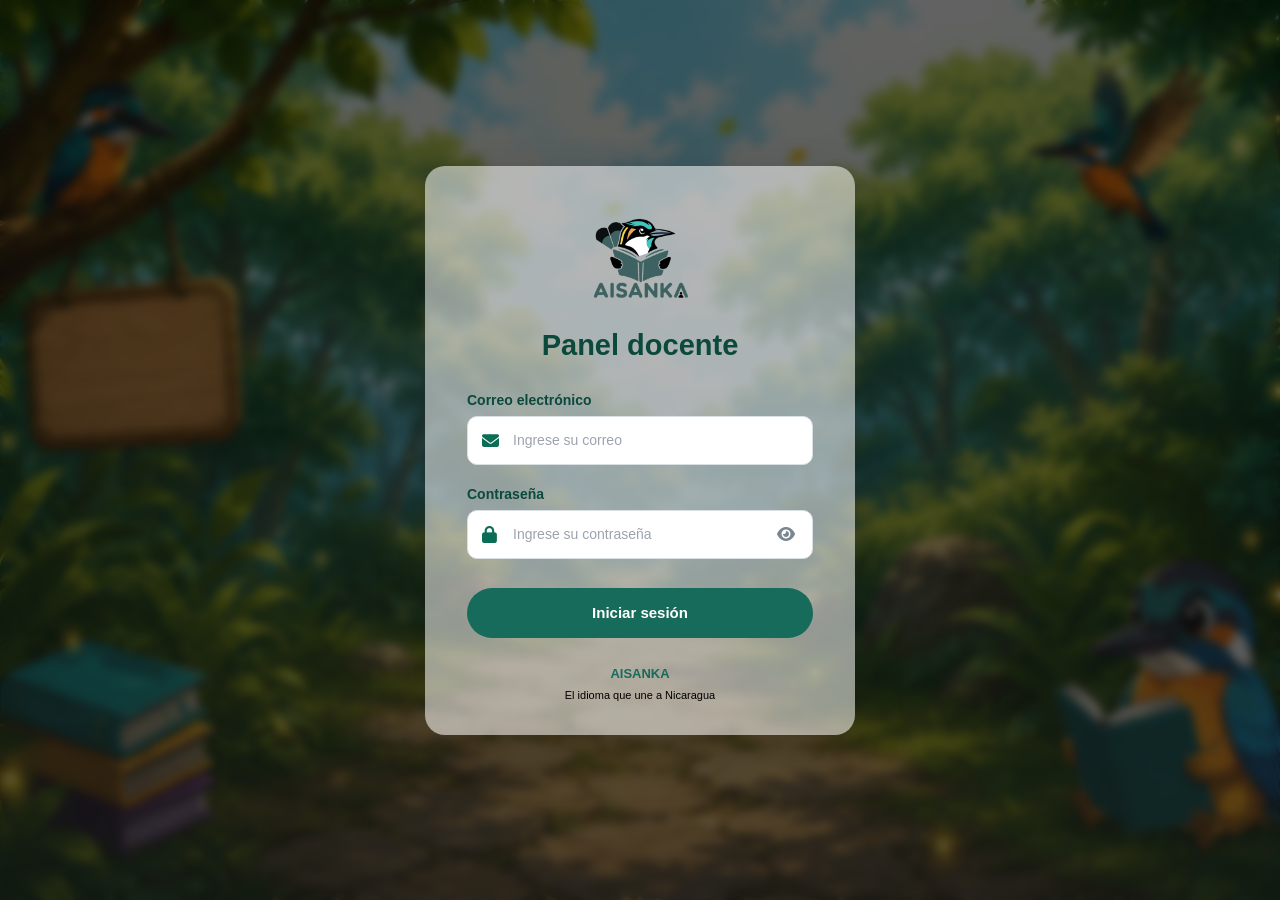
<file: index.html>
<!DOCTYPE html>
<html lang="es">
<head>
    <meta charset="UTF-8">
    <meta name="viewport" content="width=device-width, initial-scale=1.0">
<title>AISANKA</title>
<link rel="stylesheet" href="https://cdnjs.cloudflare.com/ajax/libs/font-awesome/6.5.2/css/all.min.css">
<link rel="stylesheet" href="index.css">
</head>

<body>
<main class="contenedor-login">
    <section class="tarjeta-login">
        <div class="contenedor-logo">
            <img src="recursos/img/logo.png" alt="Logo de AISANKA" class="logo">
        </div>

        <div class="encabezado-login">
            <h1>Panel docente</h1>
        </div>

        <form id="formularioLogin">
            <div class="grupo-campo">
                <label for="correo">Correo electrónico</label>
                <div class="contenedor-campo">
                    <i class="fa-solid fa-envelope icono-campo"></i>
                    <input type="email" id="correo" placeholder="Ingrese su correo" autocomplete="username" required>
                </div>
            </div>

            <div class="grupo-campo">
                <label for="contrasena">Contraseña</label>
                <div class="contenedor-campo">
                    <i class="fa-solid fa-lock icono-campo"></i>
                    <input type="password" id="contrasena" placeholder="Ingrese su contraseña" autocomplete="current-password" required>
                    <button type="button" class="boton-mostrar" id="botonMostrar" aria-label="Mostrar contraseña">
                        <i class="fa-solid fa-eye" id="iconoOjo"></i>
                    </button>
                </div>
            </div>


            <button type="submit" class="boton-iniciar">
                Iniciar sesión
            </button>
        </form>


        <div class="pie-login">
            <strong>AISANKA</strong>
            <span>El idioma que une a Nicaragua</span>
        </div>
    </section>
</main>


<div class="fondo-modal" id="ventanaError">
    <div class="modal-error">
        <button type="button" class="boton-cerrar" id="botonCerrar">
            <i class="fa-solid fa-xmark"></i>
        </button>

        <div class="icono-error">
            <i class="fa-solid fa-circle-exclamation"></i>
        </div>

        <h2 id="tituloError">Error</h2>
        <p id="mensajeError">
            Los datos ingresados no son correctos. </p>

        <button type="button" class="boton-entendido" id="botonEntendido">
            Entendido
        </button>
    </div>
</div>

<script src="index.js"></script>
</body>
</html>
</file>
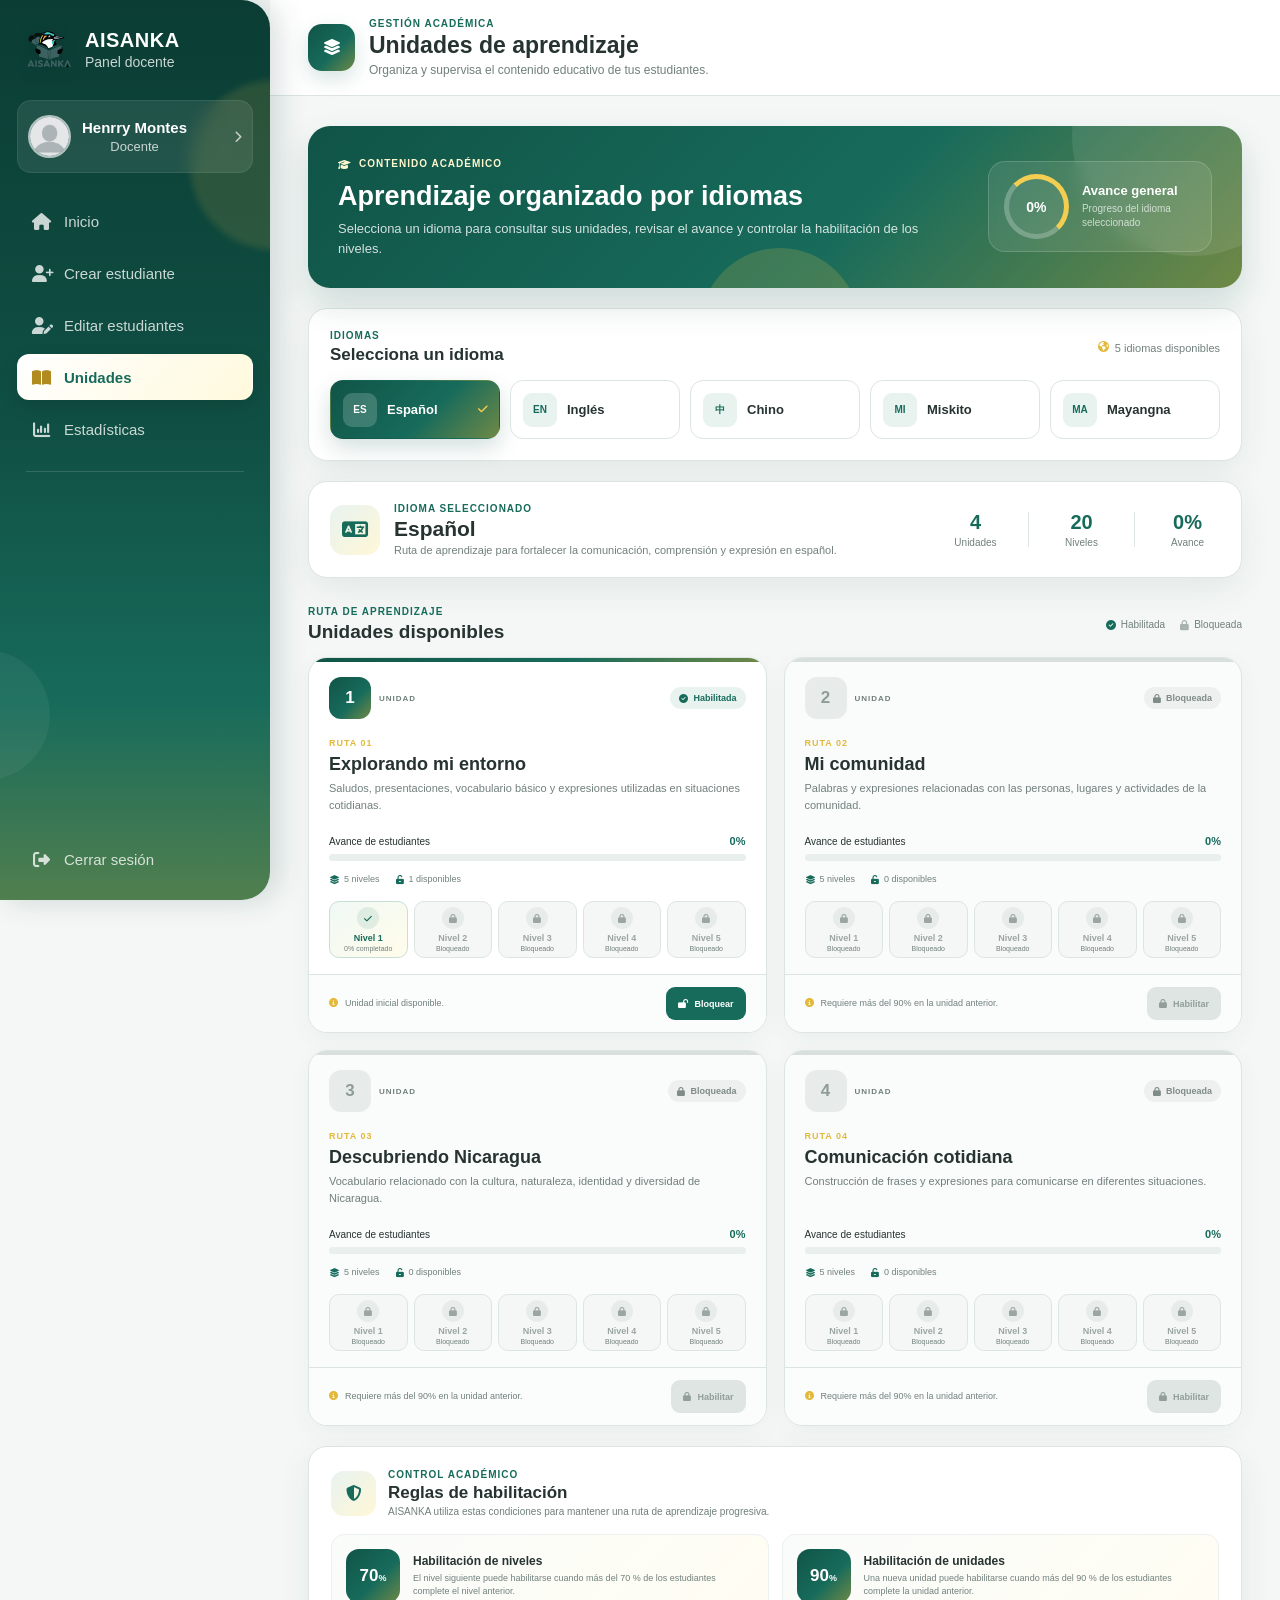
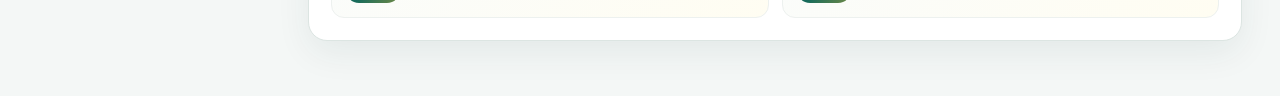
<file: unidades.html>
<!-- Estructura principal de la página de gestión de unidades de AISANKA, con navegación lateral, selector de idiomas, resumen académico, unidades y reglas de habilitación. -->
<!DOCTYPE html>
<html lang="es">
<head>
    <meta charset="UTF-8">
    <meta name="viewport" content="width=device-width, initial-scale=1.0">
    <title>AISANKA | Unidades</title>
    <link rel="stylesheet" href="https://cdnjs.cloudflare.com/ajax/libs/font-awesome/6.5.2/css/all.min.css">
    <link rel="stylesheet" href="unidades.css">
</head>

<body>
<div class="aplicacion">

    <aside class="menu-lateral">
        <div class="encabezado-menu">
            <img src="recursos/img/logo.png" alt="Logo AISANKA" class="logo-menu">

            <div class="nombre-proyecto">
                <strong>AISANKA</strong>
                <span>Panel docente</span>
            </div>
        </div>

        <button type="button" class="perfil-docente" id="botonPerfil">
            <div class="contenedor-foto">
                <img
                    src="recursos/img/perfil_docente.jfif"
                    alt="Foto del docente"
                    class="foto-docente"
                    onerror="this.style.display='none';this.nextElementSibling.style.display='flex';"
                >

                <div class="foto-predeterminada">
                    <i class="fa-solid fa-user"></i>
                </div>
            </div>

            <div class="datos-docente">
                <strong id="nombreDocenteMenu">Henrry Montes</strong>
                <span>Docente</span>
            </div>

            <i class="fa-solid fa-chevron-right flecha-perfil"></i>
        </button>

        <nav class="navegacion">
            <a href="inicio.html" class="elemento-menu">
                <i class="fa-solid fa-house"></i>
                <span>Inicio</span>
            </a>

            <a href="crear_estudiante.html" class="elemento-menu">
                <i class="fa-solid fa-user-plus"></i>
                <span>Crear estudiante</span>
            </a>

            <a href="editar_estudiante.html" class="elemento-menu">
                <i class="fa-solid fa-user-pen"></i>
                <span>Editar estudiantes</span>
            </a>

            <a href="unidades.html" class="elemento-menu activo">
                <i class="fa-solid fa-book-open"></i>
                <span>Unidades</span>
            </a>

            <a href="estadisticas.html" class="elemento-menu">
                <i class="fa-solid fa-chart-column"></i>
                <span>Estadísticas</span>
            </a>
        </nav>

        <div class="separador-menu"></div>

        <div class="cerrar-sesion">
            <button type="button" class="elemento-menu boton-menu" id="botonCerrarSesion">
                <i class="fa-solid fa-right-from-bracket"></i>
                <span>Cerrar sesión</span>
            </button>
        </div>
    </aside>

    <main class="contenido-principal">

        <header class="barra-superior">
            <div class="titulo-superior">
                <div class="icono-titulo">
                    <i class="fa-solid fa-layer-group"></i>
                </div>

                <div>
                    <span class="ruta">GESTIÓN ACADÉMICA</span>
                    <h1>Unidades de aprendizaje</h1>
                    <p>Organiza y supervisa el contenido educativo de tus estudiantes.</p>
                </div>
            </div>
        </header>

        <section class="contenido-unidades">

            <section class="hero-unidades">
                <div class="hero-texto">
                    <span class="etiqueta-seccion">
                        <i class="fa-solid fa-graduation-cap"></i>
                        CONTENIDO ACADÉMICO
                    </span>

                    <h2>Aprendizaje organizado por idiomas</h2>

                    <p>
                        Selecciona un idioma para consultar sus unidades,
                        revisar el avance y controlar la habilitación de los niveles.
                    </p>
                </div>

                <div class="resumen-hero">
                    <div class="circulo-progreso">
                        <span id="avanceGeneral">0%</span>
                    </div>

                    <div class="resumen-hero-texto">
                        <strong>Avance general</strong>
                        <span>Progreso del idioma seleccionado</span>
                    </div>
                </div>
            </section>

            <section class="selector-idiomas">
                <div class="encabezado-bloque">
                    <div>
                        <span class="mini-etiqueta">IDIOMAS</span>
                        <h3>Selecciona un idioma</h3>
                    </div>

                    <span class="contador-idiomas">
                        <i class="fa-solid fa-earth-americas"></i>
                        5 idiomas disponibles
                    </span>
                </div>

                <div class="idiomas">
                    <button type="button" class="boton-idioma activo" data-idioma="espanol">
                        <span class="bandera">ES</span>
                        <span class="nombre-boton">Español</span>
                        <i class="fa-solid fa-check"></i>
                    </button>

                    <button type="button" class="boton-idioma" data-idioma="ingles">
                        <span class="bandera">EN</span>
                        <span class="nombre-boton">Inglés</span>
                        <i class="fa-solid fa-check"></i>
                    </button>

                    <button type="button" class="boton-idioma" data-idioma="chino">
                        <span class="bandera">中</span>
                        <span class="nombre-boton">Chino</span>
                        <i class="fa-solid fa-check"></i>
                    </button>

                    <button type="button" class="boton-idioma" data-idioma="miskito">
                        <span class="bandera">MI</span>
                        <span class="nombre-boton">Miskito</span>
                        <i class="fa-solid fa-check"></i>
                    </button>

                    <button type="button" class="boton-idioma" data-idioma="mayangna">
                        <span class="bandera">MA</span>
                        <span class="nombre-boton">Mayangna</span>
                        <i class="fa-solid fa-check"></i>
                    </button>
                </div>
            </section>

            <section class="informacion-idioma">
                <div class="idioma-identidad">
                    <div class="icono-idioma">
                        <i class="fa-solid fa-language"></i>
                    </div>

                    <div>
                        <span class="mini-etiqueta">IDIOMA SELECCIONADO</span>
                        <h2 id="nombreIdioma">Español</h2>
                        <p id="descripcionIdioma">
                            Ruta de aprendizaje y contenidos principales.
                        </p>
                    </div>
                </div>

                <div class="estadisticas-idioma">
                    <div class="dato-idioma">
                        <strong id="totalUnidades">0</strong>
                        <span>Unidades</span>
                    </div>

                    <div class="linea-dato"></div>

                    <div class="dato-idioma">
                        <strong id="totalNiveles">0</strong>
                        <span>Niveles</span>
                    </div>

                    <div class="linea-dato"></div>

                    <div class="dato-idioma">
                        <strong id="avanceIdioma">0%</strong>
                        <span>Avance</span>
                    </div>
                </div>
            </section>

            <section class="zona-unidades">
                <div class="encabezado-zona">
                    <div>
                        <span class="mini-etiqueta">RUTA DE APRENDIZAJE</span>
                        <h2>Unidades disponibles</h2>
                    </div>

                    <div class="leyenda">
                        <span>
                            <i class="fa-solid fa-circle-check"></i>
                            Habilitada
                        </span>

                        <span>
                            <i class="fa-solid fa-lock"></i>
                            Bloqueada
                        </span>
                    </div>
                </div>

                <div class="contenedor-unidades" id="contenedorUnidades"></div>
            </section>

            <section class="panel-reglas">
                <div class="encabezado-reglas">
                    <div class="icono-reglas">
                        <i class="fa-solid fa-shield-halved"></i>
                    </div>

                    <div>
                        <span class="mini-etiqueta">CONTROL ACADÉMICO</span>
                        <h2>Reglas de habilitación</h2>
                        <p>
                            AISANKA utiliza estas condiciones para mantener
                            una ruta de aprendizaje progresiva.
                        </p>
                    </div>
                </div>

                <div class="reglas-grid">
                    <article class="regla">
                        <div class="numero-regla">
                            <span>70</span>
                            <small>%</small>
                        </div>

                        <div class="contenido-regla">
                            <h3>Habilitación de niveles</h3>
                            <p>
                                El nivel siguiente puede habilitarse cuando
                                más del 70 % de los estudiantes complete el nivel anterior.
                            </p>
                        </div>
                    </article>

                    <article class="regla">
                        <div class="numero-regla">
                            <span>90</span>
                            <small>%</small>
                        </div>

                        <div class="contenido-regla">
                            <h3>Habilitación de unidades</h3>
                            <p>
                                Una nueva unidad puede habilitarse cuando
                                más del 90 % de los estudiantes complete la unidad anterior.
                            </p>
                        </div>
                    </article>
                </div>
            </section>

        </section>
    </main>
</div>

<div class="modal-fondo" id="modalCerrarSesion">
    <div class="modal">
        <div class="icono-alerta">
            <i class="fa-solid fa-right-from-bracket"></i>
        </div>

        <h2>¿Cerrar sesión?</h2>

        <p>
            Se cerrará la sesión actual del panel docente.
        </p>

        <div class="acciones-modal">
            <button type="button" class="boton-secundario" id="cancelarCerrarSesion">
                Cancelar
            </button>

            <button type="button" class="boton-principal" id="confirmarCerrarSesion">
                Cerrar sesión
            </button>
        </div>
    </div>
</div>

<script src="unidades.js"></script>
</body>
</html>
</file>
<file: index.css>
* {
  margin: 0;
  padding: 0;
  box-sizing: border-box;
  }

:root {
--color-principal: #176b5b;
--color-principal-hover: #125447;
--color-texto: #0b493c;
--color-texto-secundario: #6b7280;
--color-blanco: #ffffff;
--color-borde: #d9dfe3;
--color-error: #d9534f;
}

body {
font-family: Arial, Helvetica, sans-serif;
color: var(--color-texto);
min-height: 100vh;
}


.contenedor-login {
position: relative;
min-height: 100vh;
display: flex;
align-items: center;
justify-content: center;
padding: 30px;
background-image:
    linear-gradient(
        rgba(5, 5, 5, 0.623),
        rgba(24, 24, 24, 0.719)
    ),
    url("recursos/img/fondo_login.png");
background-size: cover;
background-position: center;
background-repeat: no-repeat;
}

.contenedor-login::before {
content: "";
position: absolute;
inset: 0;
backdrop-filter: blur(5px);
-webkit-backdrop-filter: blur(5px);
pointer-events: none;
}

.tarjeta-login {
position: relative;
z-index: 1;
width: 100%;
max-width: 430px;
padding: 40px 42px 32px;
background: rgba(255, 255, 255, 0.541);
border-radius: 20px;
box-shadow:
    0 20px 50px rgba(0, 0, 0, 0.20);
animation: aparecer 0.5s ease;
}

@keyframes aparecer {
from {
    opacity: 0;
    transform: translateY(20px);
}

to {
    opacity: 1;
    transform: translateY(0);
}
}


.contenedor-logo {
display: flex;
justify-content: center;
margin-bottom: 18px;
}

.logo {
width: 105px;
height: 105px;
object-fit: contain;
}


.encabezado-login {
text-align: center;
margin-bottom: 30px;
}

.encabezado-login h1 {
font-size: 29px;
font-weight: 700;
margin-bottom: 7px;
}

.encabezado-login p {
font-size: 15px;
color: var(--color-texto-secundario);
}


.grupo-campo {
margin-bottom: 21px;
}

.grupo-campo label {
display: block;
margin-bottom: 8px;
font-size: 14px;
font-weight: 600;
}

.contenedor-campo {
position: relative;
display: flex;
align-items: center;
}

.contenedor-campo input {
width: 100%;
height: 49px;
padding: 0 45px;
border: 1px solid var(--color-borde);
border-radius: 10px;
outline: none;
font-size: 14px;
color: var(--color-texto);
background: #ffffff;
transition:
    border-color 0.2s ease,
    box-shadow 0.2s ease;
}

.contenedor-campo input:focus {
border-color: var(--color-principal);
box-shadow:
    0 0 0 3px rgba(23, 107, 91, 0.12);
}


.contenedor-campo input::placeholder {
color: #9ca3af;
}


.icono-campo {
position: absolute;
left: 15px;
z-index: 2;
font-size: 17px;
color: #096e55;
pointer-events: none;
}


.boton-mostrar {
position: absolute;
right: 10px;
width: 34px;
height: 34px;
display: flex;
align-items: center;
justify-content: center;
border: none;
background: transparent;
color: #7b8790;
cursor: pointer;
border-radius: 6px;
transition:
    color 0.2s ease,
    background 0.2s ease;
}

.boton-mostrar:hover {
color: var(--color-principal);
background: rgba(23, 107, 91, 0.08);
}

.boton-mostrar i {
font-size: 16px;
}

.boton-iniciar {
width: 100%;
height: 50px;
margin-top: 8px;
border: none;
border-radius: 50px;
background: var(--color-principal);
color: var(--color-blanco);
font-size: 15px;
font-weight: 600;
cursor: pointer;
transition:
    background 0.2s ease,
    transform 0.15s ease,
    box-shadow 0.2s ease;
}

.boton-iniciar:hover {
background: var(--color-principal-hover);
box-shadow:
    0 6px 15px rgba(23, 107, 91, 0.22);
}

.boton-iniciar:active {
transform: scale(0.98);
}

.boton-iniciar i {
margin-right: 7px;
}


.pie-login {
text-align: center;
margin-top: 28px;
}

.pie-login strong {
display: block;
font-size: 13px;
color: var(--color-principal);
margin-bottom: 4px;
}

.pie-login span {
font-size: 11px;
color: #000000;
}

.fondo-modal {
position: fixed;
inset: 0;
z-index: 1000;
display: none;
align-items: center;
justify-content: center;
padding: 20px;
background: rgba(0, 0, 0, 0.48);
backdrop-filter: blur(4px);
-webkit-backdrop-filter: blur(4px);
}

.fondo-modal.activo {
display: flex;
}


.modal-error {
position: relative;
width: 100%;
max-width: 390px;
padding: 35px 32px 30px;
text-align: center;
background: #ffffff;
border-radius: 18px;
box-shadow:
    0 20px 50px rgba(0, 0, 0, 0.25);
animation: aparecerModal 0.25s ease;
}


@keyframes aparecerModal {
from {
    opacity: 0;

    transform: scale(0.92);
}

to {
    opacity: 1;

    transform: scale(1);
}
}



.icono-error {
width: 62px;
height: 62px;
margin: 0 auto 17px;
display: flex;
align-items: center;
justify-content: center;
border-radius: 50%;
background: rgba(217, 83, 79, 0.10);
}

.icono-error i {
font-size: 34px;
color: var(--color-error);
}

.modal-error h2 {
margin-bottom: 9px;
font-size: 21px;
}

.modal-error p {
color: var(--color-texto-secundario);
font-size: 14px;
line-height: 1.5;
margin-bottom: 23px;
}

.boton-entendido {
width: 100%;
height: 44px;
border: none;
border-radius: 9px;
background: var(--color-principal);
color: #ffffff;
font-size: 14px;
font-weight: 600;
cursor: pointer;
}

.boton-entendido:hover {
background: var(--color-principal-hover);
}

.boton-cerrar {
position: absolute;
top: 12px;
right: 15px;
width: 30px;
height: 30px;
border: none;
background: transparent;
color: #8a9399;
cursor: pointer;
border-radius: 6px;
}

.boton-cerrar:hover {
color: #333333;
background: #f3f4f6;
}

.boton-cerrar i {
font-size: 18px;
}


@media (max-width: 500px) {
.contenedor-login {
    padding: 20px;
}

.tarjeta-login {
    padding: 32px 25px 27px;

    border-radius: 16px;
}

.logo {
    width: 90px;

    height: 90px;
}

.encabezado-login h1 {
    font-size: 25px;
}
}
</file>
<file: unidades.css>
/* Define la apariencia visual completa de la página de unidades de AISANKA, conservando el menú lateral y creando una interfaz moderna con degradados verde-amarillo, tarjetas, estados, progreso, animaciones y diseño responsive. */
* {
    margin: 0;
    padding: 0;
    box-sizing: border-box;
}

:root {
    --verde-principal: #176b5b;
    --verde-oscuro: #105447;
    --verde-profundo: #0b3d34;
    --verde-claro: #e8f3f0;
    --verde-suave: #f1f8f5;
    --amarillo: #e2b93b;
    --amarillo-claro: #fff7d7;
    --blanco: #ffffff;
    --fondo: #f4f7f6;
    --texto: #263331;
    --texto-secundario: #71807d;
    --borde: #dce5e2;
    --rojo: #c94b4b;
    --gris-bloqueado: #a8b3b0;
    --ancho-menu: 270px;
    --sombra: 0 12px 35px rgba(15, 63, 52, .07);
    --degradado: linear-gradient(135deg, #105447 0%, #176b5b 58%, #d9ad2d 150%);
}

html {
    scroll-behavior: smooth;
}

body {
    min-height: 100vh;
    background: var(--fondo);
    color: var(--texto);
    font-family: "Segoe UI", Arial, sans-serif;
}

button,
input,
select {
    font: inherit;
}

button {
    cursor: pointer;
}

.aplicacion {
    display: flex;
    min-height: 100vh;
}

.menu-lateral {
    position: fixed;
    left: 0;
    top: 0;
    bottom: 0;
    width: var(--ancho-menu);
    display: flex;
    flex-direction: column;
    padding: 25px 17px 18px;
    background: linear-gradient(180deg, #0b3d34 0%, #105044 48%, #176b5b 78%, #d4ad32 150%);
    color: #fff;
    border-top-right-radius: 28px;
    border-bottom-right-radius: 28px;
    box-shadow: 8px 0 30px rgba(7, 51, 43, .16);
    z-index: 1000;
    overflow: hidden;
}

.menu-lateral::before {
    content: "";
    position: absolute;
    width: 170px;
    height: 170px;
    right: -90px;
    top: 80px;
    border-radius: 50%;
    background: rgba(242, 201, 76, .13);
    filter: blur(3px);
    pointer-events: none;
}

.menu-lateral::after {
    content: "";
    position: absolute;
    width: 130px;
    height: 130px;
    left: -80px;
    bottom: 120px;
    border-radius: 50%;
    background: rgba(255, 255, 255, .05);
    pointer-events: none;
}

.encabezado-menu {
    display: flex;
    align-items: center;
    gap: 12px;
    padding: 0 8px;
    margin-bottom: 27px;
    position: relative;
    z-index: 1;
}

.logo-menu {
    width: 48px;
    height: 48px;
    object-fit: contain;
    filter: drop-shadow(0 4px 8px rgba(0, 0, 0, .15));
    transition: transform .3s ease;
}

.logo-menu:hover {
    transform: rotate(-5deg) scale(1.06);
}

.nombre-proyecto {
    display: flex;
    flex-direction: column;
    gap: 2px;
}

.nombre-proyecto strong {
    font-size: 20px;
    letter-spacing: .5px;
}

.nombre-proyecto span {
    font-size: 14px;
    opacity: .78;
}

.perfil-docente {
    display: flex;
    align-items: center;
    gap: 11px;
    padding: 14px 10px;
    margin-bottom: 25px;
    background: rgba(255, 255, 255, .09);
    border: 1px solid rgba(255, 255, 255, .08);
    border-radius: 14px;
    position: relative;
    z-index: 1;
    backdrop-filter: blur(8px);
    color: #fff;
    transition: background .25s ease, transform .25s ease;
}

.perfil-docente:hover {
    background: rgba(255, 255, 255, .14);
    transform: translateY(-2px);
}

.contenedor-foto {
    position: relative;
    width: 43px;
    height: 43px;
    flex-shrink: 0;
}

.foto-docente {
    width: 43px;
    height: 43px;
    object-fit: cover;
    border-radius: 50%;
    border: 2px solid rgba(255, 255, 255, .65);
}

.foto-predeterminada {
    width: 43px;
    height: 43px;
    display: none;
    align-items: center;
    justify-content: center;
    border-radius: 50%;
    background: rgba(255, 255, 255, .2);
    font-size: 18px;
}

.datos-docente {
    display: flex;
    flex-direction: column;
    gap: 3px;
    min-width: 0;
}

.datos-docente strong {
    font-size: 15px;
    white-space: nowrap;
    overflow: hidden;
    text-overflow: ellipsis;
}

.datos-docente span {
    font-size: 13px;
    opacity: .75;
}

.flecha-perfil {
    margin-left: auto;
    font-size: 12px;
    opacity: .7;
}

.navegacion {
    display: flex;
    flex-direction: column;
    gap: 6px;
    position: relative;
    z-index: 1;
}

.elemento-menu {
    width: 100%;
    min-height: 46px;
    display: flex;
    align-items: center;
    gap: 13px;
    padding: 0 14px;
    border: 1px solid transparent;
    border-radius: 12px;
    background: transparent;
    color: rgba(255, 255, 255, .78);
    text-decoration: none;
    font-size: 15px;
    cursor: pointer;
    transition: background .25s ease, color .25s ease, transform .25s ease, border-color .25s ease, box-shadow .25s ease;
}

.elemento-menu i {
    width: 19px;
    text-align: center;
    font-size: 17px;
    transition: transform .25s ease;
}

.elemento-menu:hover {
    background: rgba(255, 255, 255, .1);
    color: #fff;
    border-color: rgba(255, 255, 255, .08);
    transform: translateX(3px);
}

.elemento-menu:hover i {
    transform: scale(1.12);
}

.elemento-menu.activo {
    background: linear-gradient(135deg, #fff 0%, #fff9dc 100%);
    color: var(--verde-principal);
    font-weight: 600;
    box-shadow: 0 7px 20px rgba(0, 0, 0, .12);
}

.elemento-menu.activo i {
    color: #b18a20;
}

.boton-menu {
    text-align: left;
}

.separador-menu {
    height: 1px;
    margin: 19px 9px;
    background: rgba(255, 255, 255, .14);
}

.cerrar-sesion {
    margin-top: auto;
}

.cerrar-sesion .elemento-menu:hover {
    background: rgba(217, 83, 79, .18);
    color: #fff;
}

.contenido-principal {
    width: calc(100% - var(--ancho-menu));
    margin-left: var(--ancho-menu);
    min-height: 100vh;
}

.barra-superior {
    min-height: 92px;
    display: flex;
    align-items: center;
    padding: 18px 38px;
    background: rgba(255, 255, 255, .96);
    border-bottom: 1px solid var(--borde);
}

.titulo-superior {
    display: flex;
    align-items: center;
    gap: 14px;
}

.icono-titulo {
    width: 47px;
    height: 47px;
    display: flex;
    align-items: center;
    justify-content: center;
    border-radius: 14px;
    background: var(--degradado);
    color: #fff;
    box-shadow: 0 8px 20px rgba(23, 107, 91, .18);
}

.ruta,
.mini-etiqueta {
    display: block;
    color: var(--verde-principal);
    font-size: 10px;
    font-weight: 800;
    letter-spacing: 1px;
}

.barra-superior h1 {
    margin-top: 3px;
    font-size: 23px;
    line-height: 1.2;
}

.barra-superior p {
    margin-top: 3px;
    color: var(--texto-secundario);
    font-size: 12px;
}

.contenido-unidades {
    max-width: 1500px;
    margin: 0 auto;
    padding: 30px 38px 55px;
}

.hero-unidades {
    position: relative;
    display: flex;
    align-items: center;
    justify-content: space-between;
    gap: 25px;
    padding: 28px 30px;
    margin-bottom: 20px;
    overflow: hidden;
    border-radius: 22px;
    background: var(--degradado);
    color: #fff;
    box-shadow: 0 16px 35px rgba(15, 80, 68, .16);
}

.hero-unidades::before {
    content: "";
    position: absolute;
    width: 240px;
    height: 240px;
    right: -70px;
    top: -110px;
    border-radius: 50%;
    background: rgba(255, 255, 255, .09);
}

.hero-unidades::after {
    content: "";
    position: absolute;
    width: 160px;
    height: 160px;
    left: 42%;
    bottom: -120px;
    border-radius: 50%;
    background: rgba(242, 201, 76, .18);
}

.hero-texto {
    position: relative;
    z-index: 1;
    max-width: 720px;
}

.hero-texto .etiqueta-seccion {
    display: inline-flex;
    align-items: center;
    gap: 7px;
    color: #fff8cf;
    font-size: 10px;
    font-weight: 800;
    letter-spacing: 1px;
}

.hero-texto h2 {
    margin-top: 9px;
    font-size: 27px;
}

.hero-texto p {
    max-width: 650px;
    margin-top: 7px;
    color: rgba(255, 255, 255, .82);
    font-size: 13px;
    line-height: 1.6;
}

.resumen-hero {
    position: relative;
    z-index: 1;
    display: flex;
    align-items: center;
    gap: 13px;
    min-width: 215px;
    padding: 12px 15px;
    border: 1px solid rgba(255, 255, 255, .16);
    border-radius: 17px;
    background: rgba(255, 255, 255, .09);
    backdrop-filter: blur(8px);
}

.circulo-progreso {
    width: 65px;
    height: 65px;
    display: flex;
    align-items: center;
    justify-content: center;
    flex-shrink: 0;
    border: 5px solid rgba(255, 255, 255, .22);
    border-top-color: #f4ce51;
    border-right-color: #f4ce51;
    border-radius: 50%;
    background: rgba(255, 255, 255, .06);
    animation: girarEntrada 1s ease;
}

.circulo-progreso span {
    font-size: 14px;
    font-weight: 800;
}

.resumen-hero-texto {
    display: flex;
    flex-direction: column;
    gap: 4px;
}

.resumen-hero-texto strong {
    font-size: 13px;
}

.resumen-hero-texto span {
    max-width: 115px;
    color: rgba(255, 255, 255, .7);
    font-size: 10px;
    line-height: 1.4;
}

.selector-idiomas,
.informacion-idioma,
.panel-reglas {
    background: #fff;
    border: 1px solid var(--borde);
    border-radius: 19px;
    box-shadow: var(--sombra);
}

.selector-idiomas {
    padding: 21px;
    margin-bottom: 20px;
}

.encabezado-bloque,
.encabezado-zona {
    display: flex;
    align-items: center;
    justify-content: space-between;
    gap: 15px;
}

.encabezado-bloque {
    margin-bottom: 15px;
}

.encabezado-bloque h3 {
    margin-top: 4px;
    font-size: 17px;
}

.contador-idiomas {
    display: inline-flex;
    align-items: center;
    gap: 6px;
    color: var(--texto-secundario);
    font-size: 11px;
}

.contador-idiomas i {
    color: var(--amarillo);
}

.idiomas {
    display: grid;
    grid-template-columns: repeat(5, 1fr);
    gap: 10px;
}

.boton-idioma {
    position: relative;
    min-height: 59px;
    display: flex;
    align-items: center;
    gap: 10px;
    padding: 8px 12px;
    overflow: hidden;
    border: 1px solid var(--borde);
    border-radius: 13px;
    background: #fff;
    color: var(--texto);
    text-align: left;
    transition: transform .25s ease, border-color .25s ease, box-shadow .25s ease, background .25s ease;
}

.boton-idioma:hover {
    transform: translateY(-3px);
    border-color: #a9c8bf;
    box-shadow: 0 8px 18px rgba(16, 84, 71, .08);
}

.boton-idioma.activo {
    border-color: transparent;
    background: var(--degradado);
    color: #fff;
    box-shadow: 0 9px 22px rgba(16, 84, 71, .18);
}

.bandera {
    width: 34px;
    height: 34px;
    display: flex;
    align-items: center;
    justify-content: center;
    flex-shrink: 0;
    border-radius: 9px;
    background: var(--verde-claro);
    color: var(--verde-principal);
    font-size: 10px;
    font-weight: 800;
}

.boton-idioma.activo .bandera {
    background: rgba(255, 255, 255, .18);
    color: #fff;
}

.nombre-boton {
    font-size: 13px;
    font-weight: 600;
}

.boton-idioma > i {
    position: absolute;
    right: 11px;
    color: #f4ce51;
    font-size: 11px;
    opacity: 0;
    transform: scale(.5);
    transition: .25s ease;
}

.boton-idioma.activo > i {
    opacity: 1;
    transform: scale(1);
}

.informacion-idioma {
    display: flex;
    align-items: center;
    justify-content: space-between;
    gap: 25px;
    padding: 21px;
    margin-bottom: 28px;
}

.idioma-identidad {
    display: flex;
    align-items: center;
    gap: 14px;
}

.icono-idioma {
    width: 50px;
    height: 50px;
    display: flex;
    align-items: center;
    justify-content: center;
    flex-shrink: 0;
    border-radius: 14px;
    background: linear-gradient(135deg, var(--verde-claro), var(--amarillo-claro));
    color: var(--verde-principal);
    font-size: 21px;
}

.idioma-identidad h2 {
    margin-top: 3px;
    font-size: 21px;
}

.idioma-identidad p {
    margin-top: 3px;
    color: var(--texto-secundario);
    font-size: 11px;
}

.estadisticas-idioma {
    display: flex;
    align-items: center;
    gap: 20px;
}

.dato-idioma {
    min-width: 65px;
    display: flex;
    flex-direction: column;
    align-items: center;
    gap: 3px;
}

.dato-idioma strong {
    font-size: 20px;
    color: var(--verde-principal);
}

.dato-idioma span {
    color: var(--texto-secundario);
    font-size: 10px;
}

.linea-dato {
    width: 1px;
    height: 35px;
    background: var(--borde);
}

.zona-unidades {
    margin-bottom: 20px;
}

.encabezado-zona {
    margin-bottom: 14px;
}

.encabezado-zona h2 {
    margin-top: 4px;
    font-size: 19px;
}

.leyenda {
    display: flex;
    align-items: center;
    gap: 15px;
}

.leyenda span {
    display: inline-flex;
    align-items: center;
    gap: 5px;
    color: var(--texto-secundario);
    font-size: 10px;
}

.leyenda span:first-child i {
    color: var(--verde-principal);
}

.leyenda span:last-child i {
    color: var(--gris-bloqueado);
}

.contenedor-unidades {
    display: grid;
    grid-template-columns: repeat(2, minmax(0, 1fr));
    gap: 17px;
}

.tarjeta-unidad {
    position: relative;
    overflow: hidden;
    background: #fff;
    border: 1px solid var(--borde);
    border-radius: 19px;
    box-shadow: 0 7px 25px rgba(15, 63, 52, .045);
    animation: aparecerTarjeta .5s ease both;
    transition: transform .3s ease, box-shadow .3s ease, border-color .3s ease;
}

.tarjeta-unidad:hover {
    transform: translateY(-4px);
    border-color: #c9ddd7;
    box-shadow: 0 16px 35px rgba(15, 63, 52, .09);
}

.tarjeta-unidad::before {
    content: "";
    position: absolute;
    left: 0;
    top: 0;
    width: 100%;
    height: 4px;
    background: var(--degradado);
}

.tarjeta-unidad.bloqueada {
    background: #fafbfb;
}

.tarjeta-unidad.bloqueada::before {
    background: #d9dfdd;
}

.cabecera-tarjeta {
    display: flex;
    align-items: center;
    justify-content: space-between;
    gap: 15px;
    padding: 19px 20px 13px;
}

.numero-unidad {
    display: flex;
    align-items: center;
    gap: 8px;
}

.numero-unidad span {
    width: 42px;
    height: 42px;
    display: flex;
    align-items: center;
    justify-content: center;
    border-radius: 12px;
    background: var(--degradado);
    color: #fff;
    font-size: 17px;
    font-weight: 800;
}

.tarjeta-unidad.bloqueada .numero-unidad span {
    background: #e7ecea;
    color: #8f9c98;
}

.numero-unidad small {
    color: var(--texto-secundario);
    font-size: 8px;
    font-weight: 800;
    letter-spacing: 1px;
}

.estado-unidad {
    display: inline-flex;
    align-items: center;
    gap: 5px;
    padding: 6px 9px;
    border-radius: 20px;
    font-size: 9px;
    font-weight: 700;
}

.estado-unidad.habilitada {
    background: var(--verde-claro);
    color: var(--verde-principal);
}

.estado-unidad.bloqueada {
    background: #edf0ef;
    color: #7f8b88;
}

.contenido-tarjeta {
    padding: 0 20px 17px;
}

.numero-ruta {
    color: var(--amarillo);
    font-size: 9px;
    font-weight: 800;
    letter-spacing: 1px;
}

.contenido-tarjeta h3 {
    margin-top: 4px;
    font-size: 18px;
}

.contenido-tarjeta p {
    min-height: 40px;
    margin-top: 5px;
    color: var(--texto-secundario);
    font-size: 11px;
    line-height: 1.5;
}

.progreso-unidad {
    margin-top: 15px;
}

.progreso-cabecera {
    display: flex;
    align-items: center;
    justify-content: space-between;
    margin-bottom: 7px;
    font-size: 10px;
}

.progreso-cabecera strong {
    color: var(--verde-principal);
    font-size: 11px;
}

.barra-progreso {
    width: 100%;
    height: 7px;
    overflow: hidden;
    border-radius: 20px;
    background: #e9efed;
}

.progreso {
    height: 100%;
    min-width: 0;
    border-radius: inherit;
    background: var(--degradado);
    transition: width .7s cubic-bezier(.22, 1, .36, 1);
}

.resumen-niveles {
    display: flex;
    gap: 16px;
    margin-top: 13px;
}

.resumen-niveles div {
    display: flex;
    align-items: center;
    gap: 5px;
    color: var(--texto-secundario);
    font-size: 9px;
}

.resumen-niveles i {
    color: var(--verde-principal);
}

.niveles {
    display: grid;
    grid-template-columns: repeat(5, 1fr);
    gap: 6px;
    padding: 0 20px 16px;
}

.nivel {
    min-height: 54px;
    display: flex;
    flex-direction: column;
    align-items: center;
    justify-content: center;
    gap: 4px;
    padding: 5px;
    border: 1px solid var(--borde);
    border-radius: 10px;
    text-align: center;
    transition: transform .2s ease, background .2s ease;
}

.nivel:hover {
    transform: translateY(-2px);
}

.nivel.habilitado {
    border-color: #c8dfd8;
    background: linear-gradient(135deg, #f0f9f5, #fffceb);
    color: var(--verde-principal);
}

.nivel.bloqueado {
    background: #f5f7f6;
    color: #9ba6a3;
}

.icono-nivel {
    width: 22px;
    height: 22px;
    display: flex;
    align-items: center;
    justify-content: center;
    border-radius: 50%;
    background: rgba(23, 107, 91, .1);
    font-size: 9px;
}

.nivel.bloqueado .icono-nivel {
    background: #e7ecea;
}

.info-nivel {
    display: flex;
    flex-direction: column;
    gap: 2px;
}

.info-nivel strong {
    font-size: 9px;
}

.info-nivel small {
    font-size: 7px;
    color: var(--texto-secundario);
}

.control-unidad {
    display: flex;
    align-items: center;
    justify-content: space-between;
    gap: 12px;
    min-height: 58px;
    padding: 11px 20px;
    border-top: 1px solid var(--borde);
    background: #fbfcfc;
}

.condicion {
    display: flex;
    align-items: flex-start;
    gap: 7px;
    max-width: 65%;
    color: var(--texto-secundario);
    font-size: 9px;
    line-height: 1.4;
}

.condicion i {
    margin-top: 1px;
    color: var(--amarillo);
}

.boton-control {
    display: inline-flex;
    align-items: center;
    justify-content: center;
    gap: 6px;
    min-height: 33px;
    padding: 0 12px;
    border: 0;
    border-radius: 9px;
    background: var(--verde-principal);
    color: #fff;
    font-size: 9px;
    font-weight: 700;
    transition: transform .2s ease, background .2s ease, box-shadow .2s ease;
}

.boton-control:hover:not(:disabled) {
    background: var(--verde-oscuro);
    transform: translateY(-1px);
    box-shadow: 0 6px 15px rgba(16, 84, 71, .16);
}

.boton-control:disabled {
    background: #dfe5e3;
    color: #929e9b;
    cursor: not-allowed;
}

.panel-reglas {
    padding: 22px;
}

.encabezado-reglas {
    display: flex;
    align-items: center;
    gap: 12px;
    margin-bottom: 17px;
}

.icono-reglas {
    width: 45px;
    height: 45px;
    display: flex;
    align-items: center;
    justify-content: center;
    flex-shrink: 0;
    border-radius: 13px;
    background: linear-gradient(135deg, var(--verde-claro), var(--amarillo-claro));
    color: var(--verde-principal);
}

.encabezado-reglas h2 {
    margin-top: 3px;
    font-size: 17px;
}

.encabezado-reglas p {
    margin-top: 3px;
    color: var(--texto-secundario);
    font-size: 10px;
}

.reglas-grid {
    display: grid;
    grid-template-columns: repeat(2, 1fr);
    gap: 13px;
}

.regla {
    display: flex;
    align-items: center;
    gap: 13px;
    padding: 14px;
    border: 1px solid #edf1ef;
    border-radius: 13px;
    background: linear-gradient(135deg, #fafcfb, #fffdf2);
}

.numero-regla {
    width: 54px;
    height: 54px;
    display: flex;
    align-items: center;
    justify-content: center;
    flex-shrink: 0;
    border-radius: 13px;
    background: var(--degradado);
    color: #fff;
}

.numero-regla span {
    font-size: 17px;
    font-weight: 800;
}

.numero-regla small {
    margin-top: 3px;
    font-size: 9px;
    font-weight: 800;
}

.contenido-regla h3 {
    font-size: 12px;
}

.contenido-regla p {
    margin-top: 4px;
    color: var(--texto-secundario);
    font-size: 9px;
    line-height: 1.5;
}

.modal-fondo {
    position: fixed;
    inset: 0;
    display: none;
    align-items: center;
    justify-content: center;
    padding: 20px;
    background: rgba(20, 35, 32, .58);
    backdrop-filter: blur(5px);
    z-index: 2000;
}

.modal-fondo.activo {
    display: flex;
}

.modal {
    width: min(100%, 420px);
    padding: 30px;
    border-radius: 21px;
    background: #fff;
    box-shadow: 0 25px 70px rgba(0, 0, 0, .2);
    text-align: center;
    animation: aparecer .25s ease;
}

.icono-alerta {
    width: 61px;
    height: 61px;
    display: flex;
    align-items: center;
    justify-content: center;
    margin: 0 auto 15px;
    border-radius: 50%;
    background: #fff1e7;
    color: var(--amarillo);
    font-size: 25px;
}

.modal h2 {
    font-size: 20px;
}

.modal p {
    margin-top: 9px;
    color: var(--texto-secundario);
    font-size: 12px;
    line-height: 1.6;
}

.acciones-modal {
    display: flex;
    justify-content: center;
    gap: 9px;
    margin-top: 22px;
}

.boton-principal,
.boton-secundario {
    min-height: 42px;
    padding: 0 19px;
    border: 0;
    border-radius: 10px;
    font-size: 11px;
    font-weight: 600;
}

.boton-principal {
    background: var(--verde-principal);
    color: #fff;
}

.boton-principal:hover {
    background: var(--verde-oscuro);
}

.boton-secundario {
    background: #eef2f1;
    color: #4c5a57;
}

.boton-secundario:hover {
    background: #e2e8e6;
}

@keyframes aparecer {
    from {
        opacity: 0;
        transform: translateY(12px) scale(.98);
    }

    to {
        opacity: 1;
        transform: translateY(0) scale(1);
    }
}

@keyframes aparecerTarjeta {
    from {
        opacity: 0;
        transform: translateY(12px);
    }

    to {
        opacity: 1;
        transform: translateY(0);
    }
}

@keyframes girarEntrada {
    from {
        opacity: 0;
        transform: rotate(-70deg);
    }

    to {
        opacity: 1;
        transform: rotate(0);
    }
}

.tarjeta-unidad:nth-child(2) {
    animation-delay: .05s;
}

.tarjeta-unidad:nth-child(3) {
    animation-delay: .1s;
}

.tarjeta-unidad:nth-child(4) {
    animation-delay: .15s;
}

@media (max-width: 1100px) {
    .contenido-unidades {
        padding: 25px;
    }

    .barra-superior {
        padding: 18px 25px;
    }

    .idiomas {
        grid-template-columns: repeat(3, 1fr);
    }

    .contenedor-unidades {
        grid-template-columns: 1fr;
    }
}

@media (max-width: 800px) {
    :root {
        --ancho-menu: 235px;
    }

    .hero-unidades {
        align-items: flex-start;
        flex-direction: column;
    }

    .resumen-hero {
        width: 100%;
    }

    .informacion-idioma {
        align-items: flex-start;
        flex-direction: column;
    }

    .estadisticas-idioma {
        width: 100%;
        justify-content: space-around;
    }

    .reglas-grid {
        grid-template-columns: 1fr;
    }
}

@media (max-width: 620px) {
    :root {
        --ancho-menu: 0px;
    }

    .menu-lateral {
        position: relative;
        width: 100%;
        min-height: auto;
        border-radius: 0;
    }

    .contenido-principal {
        width: 100%;
        margin-left: 0;
    }

    .aplicacion {
        display: block;
    }

    .barra-superior {
        padding: 17px 18px;
    }

    .contenido-unidades {
        padding: 18px 15px 35px;
    }

    .hero-unidades {
        padding: 22px;
    }

    .hero-texto h2 {
        font-size: 23px;
    }

    .idiomas {
        grid-template-columns: repeat(2, 1fr);
    }

    .estadisticas-idioma {
        gap: 8px;
    }

    .dato-idioma {
        min-width: 55px;
    }

    .leyenda {
        display: none;
    }

    .encabezado-zona {
        align-items: flex-start;
    }

    .niveles {
        grid-template-columns: repeat(2, 1fr);
    }

    .control-unidad {
        align-items: flex-start;
        flex-direction: column;
    }

    .condicion {
        max-width: 100%;
    }

    .boton-control {
        width: 100%;
    }
}

@media (max-width: 430px) {
    .idiomas {
        grid-template-columns: 1fr;
    }

    .barra-superior h1 {
        font-size: 19px;
    }

    .titulo-superior {
        align-items: flex-start;
    }

    .icono-titulo {
        width: 41px;
        height: 41px;
    }

    .informacion-idioma {
        padding: 17px;
    }

    .estadisticas-idioma {
        padding-top: 4px;
    }

    .panel-reglas,
    .selector-idiomas {
        padding: 17px;
    }
}


/* =========================================================
   RESPONSIVE — TABLETS PEQUEÑAS Y CELULARES
   ========================================================= */

/* Tablets pequeñas */
@media (max-width: 800px) {

    .contenido-unidades {
        padding: 24px 20px 40px;
    }

    .barra-superior {
        padding: 18px 20px;
    }

    .hero-unidades {
        align-items: flex-start;
        flex-direction: column;
        padding: 25px;
    }

    .hero-texto {
        max-width: 100%;
    }

    .resumen-hero {
        width: 100%;
    }

    .informacion-idioma {
        align-items: flex-start;
        flex-direction: column;
    }

    .estadisticas-idioma {
        width: 100%;
        justify-content: space-around;
    }

    .reglas-grid {
        grid-template-columns: 1fr;
    }

    .contenedor-unidades {
        grid-template-columns: 1fr;
    }
}


/* =========================================================
   MENÚ INFERIOR — TABLETS PEQUEÑAS + CELULARES
   ========================================================= */

@media (max-width: 700px) {

    :root {
        --ancho-menu: 0px;
    }

    body {
        padding-bottom: 88px;
        overflow-x: hidden;
    }

    .aplicacion {
        display: block;
        min-height: 100vh;
    }

    /* -----------------------------------------------------
       MENÚ LATERAL → MENÚ FLOTANTE INFERIOR
       ----------------------------------------------------- */

    .menu-lateral {
        position: fixed;
        left: 50%;
        top: auto;
        right: auto;
        bottom: 14px;

        width: calc(100% - 28px);
        max-width: 520px;
        height: 66px;
        min-height: 66px;

        transform: translateX(-50%);

        display: flex;
        flex-direction: row;
        align-items: center;
        justify-content: center;

        padding: 7px 9px;

        background: linear-gradient(
            135deg,
            #0b3d34 0%,
            #105447 55%,
            #176b5b 100%
        );

        border: 1px solid rgba(255, 255, 255, .12);
        border-radius: 21px;

        box-shadow:
            0 12px 35px rgba(7, 51, 43, .28),
            0 3px 10px rgba(0, 0, 0, .12);

        backdrop-filter: blur(15px);
        -webkit-backdrop-filter: blur(15px);

        z-index: 1500;

        overflow: visible;
    }

    /* Elimina elementos exclusivos del menú lateral */

    .encabezado-menu,
    .perfil-docente,
    .separador-menu,
    .cerrar-sesion {
        display: none;
    }

    /* -----------------------------------------------------
       NAVEGACIÓN INFERIOR
       ----------------------------------------------------- */

    .navegacion {
        width: 100%;
        height: 100%;

        display: flex;
        flex-direction: row;
        align-items: center;
        justify-content: space-around;

        gap: 4px;
        margin: 0;
    }

    .navegacion .elemento-menu {
        width: 48px;
        min-width: 48px;
        max-width: 48px;

        height: 50px;
        min-height: 50px;

        display: flex;
        align-items: center;
        justify-content: center;

        padding: 0;

        border-radius: 15px;
        border: 1px solid transparent;

        color: rgba(255, 255, 255, .72);

        transform: none;
    }

    /* Ocultar completamente los textos */

    .navegacion .elemento-menu span {
        display: none;
    }

    /* Iconos */

    .navegacion .elemento-menu i {
        width: auto;
        margin: 0;
        font-size: 19px;
    }

    /* Hover */

    .navegacion .elemento-menu:hover {
        transform: translateY(-2px);
        background: rgba(255, 255, 255, .10);
        border-color: rgba(255, 255, 255, .08);
    }

    /* Elemento activo */

    .navegacion .elemento-menu.activo {
        background: linear-gradient(
            135deg,
            #ffffff 0%,
            #fff8d9 100%
        );

        color: var(--verde-principal);

        box-shadow:
            0 6px 16px rgba(0, 0, 0, .16);
    }

    .navegacion .elemento-menu.activo i {
        color: #b18a20;
        transform: scale(1.08);
    }

    /* -----------------------------------------------------
       CONTENIDO PRINCIPAL
       ----------------------------------------------------- */

    .contenido-principal {
        width: 100%;
        margin-left: 0;
        min-height: 100vh;
    }

    .barra-superior {
        min-height: auto;
        padding: 18px 18px;
    }

    .titulo-superior {
        width: 100%;
        align-items: center;
    }

    .barra-superior h1 {
        font-size: 21px;
        line-height: 1.2;
    }

    .barra-superior p {
        font-size: 11px;
        line-height: 1.4;
    }

    .icono-titulo {
        width: 43px;
        height: 43px;
        flex-shrink: 0;
        border-radius: 12px;
    }

    /* -----------------------------------------------------
       CONTENIDO
       ----------------------------------------------------- */

    .contenido-unidades {
        width: 100%;
        padding: 18px 15px 35px;
    }

    /* -----------------------------------------------------
       HERO
       ----------------------------------------------------- */

    .hero-unidades {
        width: 100%;
        align-items: stretch;
        flex-direction: column;
        gap: 18px;

        padding: 22px 19px;
        margin-bottom: 17px;

        border-radius: 19px;
    }

    .hero-texto {
        width: 100%;
    }

    .hero-texto h2 {
        font-size: 22px;
        line-height: 1.25;
    }

    .hero-texto p {
        font-size: 12px;
        line-height: 1.55;
    }

    .hero-texto .etiqueta-seccion {
        font-size: 9px;
    }

    .resumen-hero {
        width: 100%;
        min-width: 0;
        padding: 11px 13px;
    }

    .circulo-progreso {
        width: 58px;
        height: 58px;
        border-width: 4px;
    }

    /* -----------------------------------------------------
       SELECTOR DE IDIOMAS
       ----------------------------------------------------- */

    .selector-idiomas {
        padding: 17px;
        margin-bottom: 17px;
        border-radius: 17px;
    }

    .encabezado-bloque {
        align-items: flex-start;
        flex-direction: column;
        gap: 7px;
    }

    .encabezado-bloque h3 {
        font-size: 16px;
    }

    .contador-idiomas {
        font-size: 10px;
    }

    .idiomas {
        grid-template-columns: repeat(2, minmax(0, 1fr));
        gap: 8px;
    }

    .boton-idioma {
        min-height: 55px;
        padding: 7px 9px;
    }

    .bandera {
        width: 31px;
        height: 31px;
        flex-shrink: 0;
    }

    .nombre-boton {
        font-size: 12px;
    }

    /* -----------------------------------------------------
       INFORMACIÓN DEL IDIOMA
       ----------------------------------------------------- */

    .informacion-idioma {
        width: 100%;
        align-items: stretch;
        flex-direction: column;
        gap: 18px;

        padding: 17px;
        margin-bottom: 22px;

        border-radius: 17px;
    }

    .idioma-identidad {
        width: 100%;
        align-items: center;
    }

    .icono-idioma {
        width: 46px;
        height: 46px;
        border-radius: 12px;
        font-size: 19px;
    }

    .idioma-identidad h2 {
        font-size: 19px;
    }

    .idioma-identidad p {
        font-size: 10px;
        line-height: 1.4;
    }

    .estadisticas-idioma {
        width: 100%;
        justify-content: space-around;
        gap: 5px;
    }

    .dato-idioma {
        min-width: 55px;
    }

    .dato-idioma strong {
        font-size: 18px;
    }

    .dato-idioma span {
        font-size: 9px;
    }

    .linea-dato {
        height: 30px;
    }

    /* -----------------------------------------------------
       UNIDADES
       ----------------------------------------------------- */

    .zona-unidades {
        margin-bottom: 18px;
    }

    .encabezado-zona {
        align-items: flex-start;
        flex-direction: column;
        gap: 8px;
        margin-bottom: 12px;
    }

    .encabezado-zona h2 {
        font-size: 18px;
    }

    .leyenda {
        display: flex;
        gap: 12px;
    }

    .contenedor-unidades {
        grid-template-columns: 1fr;
        gap: 14px;
    }

    .tarjeta-unidad {
        border-radius: 17px;
    }

    .cabecera-tarjeta {
        padding: 17px 17px 12px;
    }

    .contenido-tarjeta {
        padding: 0 17px 15px;
    }

    .niveles {
        grid-template-columns: repeat(5, 1fr);
        gap: 5px;
        padding: 0 17px 14px;
    }

    .nivel {
        min-height: 50px;
        padding: 4px 2px;
    }

    .info-nivel strong {
        font-size: 8px;
    }

    .info-nivel small {
        font-size: 6px;
    }

    .control-unidad {
        align-items: stretch;
        flex-direction: column;
        gap: 9px;

        padding: 11px 17px;
    }

    .condicion {
        width: 100%;
        max-width: 100%;
    }

    .boton-control {
        width: 100%;
        min-height: 38px;
    }

    /* -----------------------------------------------------
       REGLAS
       ----------------------------------------------------- */

    .panel-reglas {
        padding: 18px 17px;
        border-radius: 17px;
    }

    .encabezado-reglas {
        align-items: flex-start;
        gap: 10px;
    }

    .icono-reglas {
        width: 42px;
        height: 42px;
    }

    .encabezado-reglas h2 {
        font-size: 16px;
    }

    .encabezado-reglas p {
        font-size: 9px;
        line-height: 1.45;
    }

    .reglas-grid {
        grid-template-columns: 1fr;
        gap: 10px;
    }

    .regla {
        padding: 12px;
    }

    .numero-regla {
        width: 50px;
        height: 50px;
    }

    /* -----------------------------------------------------
       MODAL
       ----------------------------------------------------- */

    .modal-fondo {
        padding: 15px;
    }

    .modal {
        width: 100%;
        max-width: 380px;
        padding: 25px 19px;
        border-radius: 18px;
    }

    .acciones-modal {
        flex-direction: column-reverse;
    }

    .boton-principal,
    .boton-secundario {
        width: 100%;
    }
}


/* =========================================================
   CELULARES
   ========================================================= */

@media (max-width: 480px) {

    body {
        padding-bottom: 84px;
    }

    .menu-lateral {
        bottom: 10px;
        width: calc(100% - 20px);
        height: 62px;
        min-height: 62px;
        padding: 6px 7px;
        border-radius: 19px;
    }

    .navegacion {
        gap: 2px;
    }

    .navegacion .elemento-menu {
        width: 46px;
        min-width: 46px;
        max-width: 46px;
        height: 48px;
        min-height: 48px;
        border-radius: 14px;
    }

    .navegacion .elemento-menu i {
        font-size: 18px;
    }

    .barra-superior {
        padding: 15px;
    }

    .titulo-superior {
        gap: 10px;
    }

    .icono-titulo {
        width: 40px;
        height: 40px;
        border-radius: 11px;
    }

    .barra-superior h1 {
        font-size: 18px;
    }

    .barra-superior p {
        font-size: 10px;
    }

    .ruta {
        font-size: 8px;
    }

    .contenido-unidades {
        padding: 15px 12px 30px;
    }

    .hero-unidades {
        padding: 19px 16px;
        border-radius: 17px;
    }

    .hero-texto h2 {
        font-size: 20px;
    }

    .hero-texto p {
        font-size: 11px;
    }

    .resumen-hero {
        padding: 9px 11px;
    }

    .circulo-progreso {
        width: 53px;
        height: 53px;
    }

    .selector-idiomas,
    .informacion-idioma,
    .panel-reglas {
        border-radius: 16px;
    }

    .idiomas {
        grid-template-columns: 1fr 1fr;
    }

    .boton-idioma {
        min-height: 53px;
    }

    .nombre-boton {
        font-size: 11px;
    }

    .informacion-idioma {
        padding: 15px;
    }

    .estadisticas-idioma {
        gap: 2px;
    }

    .dato-idioma strong {
        font-size: 17px;
    }

    .dato-idioma span {
        font-size: 8px;
    }

    .encabezado-zona h2 {
        font-size: 17px;
    }

    .leyenda {
        display: none;
    }

    .cabecera-tarjeta {
        padding: 15px 15px 11px;
    }

    .numero-unidad span {
        width: 38px;
        height: 38px;
        font-size: 15px;
    }

    .contenido-tarjeta {
        padding: 0 15px 14px;
    }

    .contenido-tarjeta h3 {
        font-size: 16px;
    }

    .contenido-tarjeta p {
        min-height: auto;
        font-size: 10px;
    }

    .niveles {
        grid-template-columns: repeat(5, 1fr);
        padding: 0 15px 13px;
        gap: 4px;
    }

    .nivel {
        min-height: 47px;
        border-radius: 8px;
    }

    .icono-nivel {
        width: 20px;
        height: 20px;
    }

    .control-unidad {
        padding: 10px 15px;
    }

    .panel-reglas {
        padding: 16px 15px;
    }

    .regla {
        align-items: flex-start;
    }

    .numero-regla {
        width: 47px;
        height: 47px;
    }
}


/* =========================================================
   CELULARES MUY PEQUEÑOS
   ========================================================= */

@media (max-width: 360px) {

    .menu-lateral {
        width: calc(100% - 16px);
        bottom: 8px;
    }

    .navegacion .elemento-menu {
        width: 43px;
        min-width: 43px;
        max-width: 43px;
    }

    .navegacion .elemento-menu i {
        font-size: 17px;
    }

    .barra-superior h1 {
        font-size: 17px;
    }

    .hero-texto h2 {
        font-size: 19px;
    }

    .idiomas {
        grid-template-columns: 1fr;
    }

    .estadisticas-idioma {
        flex-wrap: wrap;
    }

    .linea-dato {
        display: none;
    }

    .dato-idioma {
        flex: 1;
        min-width: 70px;
    }

    .niveles {
        grid-template-columns: repeat(3, 1fr);
    }
}
</file>
